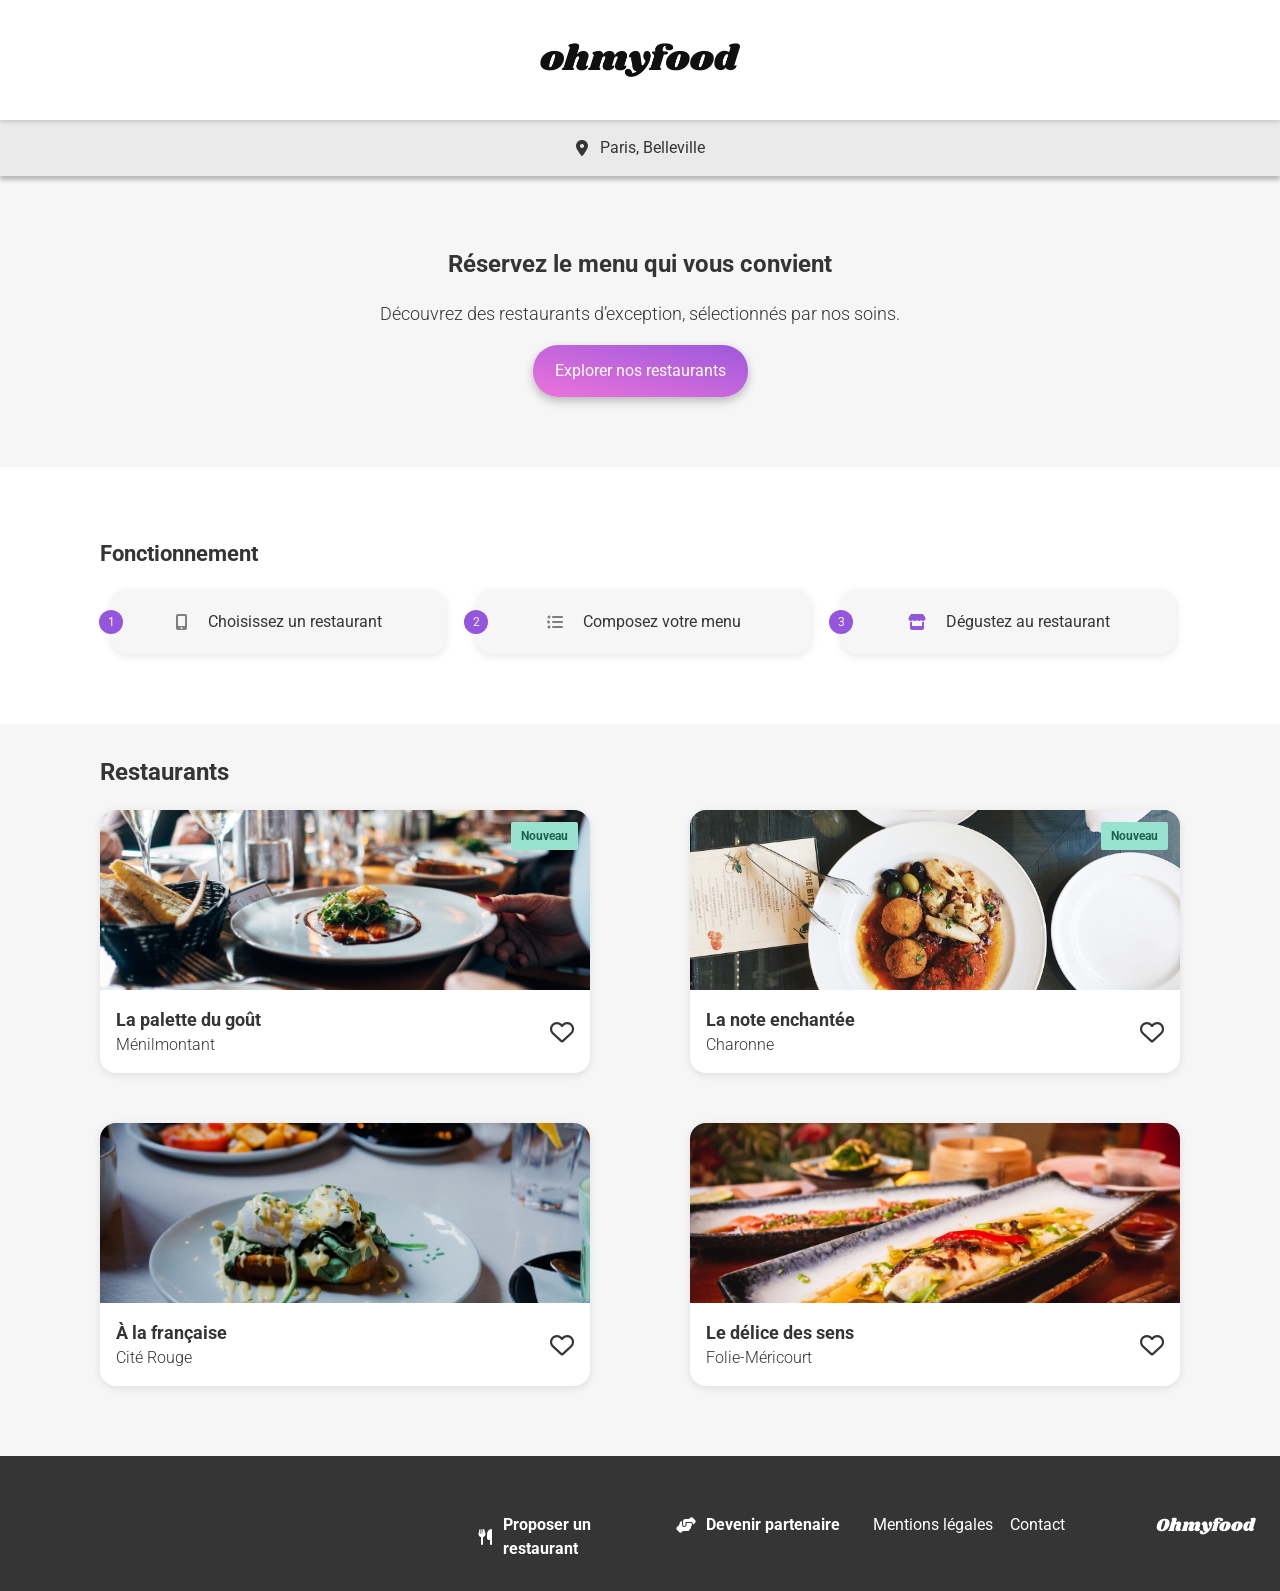
<file: index.html>
<html lang="en">
  <head>
    <meta charset="UTF-8">
    <meta name="viewport" content="width=device-width, initial-scale=1.0">
    <title>Document</title>
    <link rel="stylesheet" href="./css/style.css">
    <link href="https://fonts.googleapis.com/css2?family=Roboto:wght@300;400;700&display=swap" rel="stylesheet">
    <link href="https://fonts.googleapis.com/css2?family=Roboto:wght@400;700&family=Shrikhand&display=swap" rel="stylesheet">
    <link rel="stylesheet" href="https://cdnjs.cloudflare.com/ajax/libs/font-awesome/6.5.0/css/all.min.css">
  </head>
  <body>
    <div class="loader">
      <div class="loader__circle"></div>
      <p class="loader__text">Ohmyfood</p>
    </div>
    <header class="header-container">
      <h1 class="header-logo">
        <a href="#">
          <img src="./images/logo/ohmyfood.png" alt="">
        </a>
      </h1>
    </header>

    <main>
      <section class="location-bar">
        <i class="fa-solid fa-location-dot"></i>
        <span>Paris, Belleville</span>
      </section>

      <section class="hero">
        <div class="container hero-content">
          <p class="hero-title">
            Réservez le menu qui vous convient
          </p>
          <p class="hero-text">
            Découvrez des restaurants d’exception, sélectionnés par nos soins.
          </p>
          <a href="#" class="button-primary">
            Explorer nos restaurants
          </a>
        </div>
      </section>

      <section class="steps">
        <div class="container">
          <div class="steps-wrapper">
            <h2 class="steps-title">Fonctionnement</h2>
            <ol class="steps-list">
              <li class="steps-item">
                <span class="steps-number">1</span>
                <i class="fa-solid fa-mobile-screen-button"></i>
                <p>Choisissez un restaurant</p>
              </li>
              <li class="steps-item">
                <span class="steps-number">2</span>
                <i class="fa-solid fa-list-ul"></i>
                <p>Composez votre menu</p>
              </li>
              <li class="steps-item steps-item--colored">
                <span class="steps-number">3</span>
                <i class="fa-solid fa-store -colored"></i>
                <p>Dégustez au restaurant</p>
              </li>
            </ol>
          </div>
        </div>
      </section>

      <section class="restaurants">
        <div class="container">
          <div class="restaurants-wrapper">
            <h2 class="restaurants-title">Restaurants</h2>
            <ul class="restaurants-list">
              <li class="restaurant-item">
                <a href="./pages/la-palette-du-gout.html" target="_blank" class="restaurant-card">
                  <div class="restaurant-image">
                    <img src="./images/restaurants/jay-wennington-N_Y88TWmGwA-unsplash.jpg" alt="">
                    <span class="badge">Nouveau</span>
                  </div>
                  <div class="restaurant-content">
                    <div>
                      <h3>La palette du goût</h3>
                      <p>Ménilmontant</p>
                    </div>
                    <div class="heart">
                      <i class="fa-regular fa-heart"></i>
                      <i class="fa-solid fa-heart"></i>
                    </div>
                  </div>
                </a>
              </li>
              <li class="restaurant-item">
                <a href="./pages/la-note-enchantee.html" class="restaurant-card">
                  <div class="restaurant-image">
                    <img src="./images/restaurants/stil-u2Lp8tXIcjw-unsplash.jpg" alt="">
                    <span class="badge">Nouveau</span>
                  </div>
                  <div class="restaurant-content">
                    <div>
                      <h3>La note enchantée</h3>
                      <p>Charonne</p>
                    </div>
                    <div class="heart">
                      <i class="fa-regular fa-heart"></i>
                      <i class="fa-solid fa-heart"></i>
                    </div>
                  </div>
                </a>
              </li>
              <li class="restaurant-item">
                <a href="./pages/a-la-francaise.html" class="restaurant-card">
                  <div class="restaurant-image">
                    <img src="./images/restaurants/toa-heftiba-DQKerTsQwi0-unsplash.jpg" alt="">
                  </div>
                  <div class="restaurant-content">
                    <div>
                      <h3>À la française</h3>
                      <p>Cité Rouge</p>
                    </div>
                    <div class="heart">
                      <i class="fa-regular fa-heart"></i>
                      <i class="fa-solid fa-heart"></i>
                    </div>
                  </div>
                </a>
              </li>
              <li class="restaurant-item">
                <a href="./pages/le-delice-des-sens.html" class="restaurant-card">
                  <div class="restaurant-image">
                    <img src="./images/restaurants/louis-hansel-shotsoflouis-qNBGVyOCY8Q-unsplash.jpg" alt="">
                  </div>
                  <div class="restaurant-content">
                    <div>
                      <h3>Le délice des sens</h3>
                      <p>Folie-Méricourt</p>
                    </div>
                    <div class="heart">
                      <i class="fa-regular fa-heart"></i>
                      <i class="fa-solid fa-heart"></i>
                    </div>
                  </div>
                </a>
              </li>
            </ul>
          </div>
        </div>
      </section>
    </main>

    <footer class="footer-container">
      <h3>Ohmyfood</h3>
      <ul class="footer-list">
        <li class="footer-item">
          <a href="#">
            <i class="fa-solid fa-utensils"></i>
            Proposer un restaurant
          </a>
        </li>
        <li class="footer-item">
          <a href="#">
            <i class="fa-solid fa-handshake-angle"></i>
            Devenir partenaire
          </a>
        </li>
        <li class="footer-item"><a href="#">Mentions légales</a></li>
        <li class="footer-item"><a href="#">Contact</a></li>
      </ul>
    </footer>
  </body>
</html>
</file>
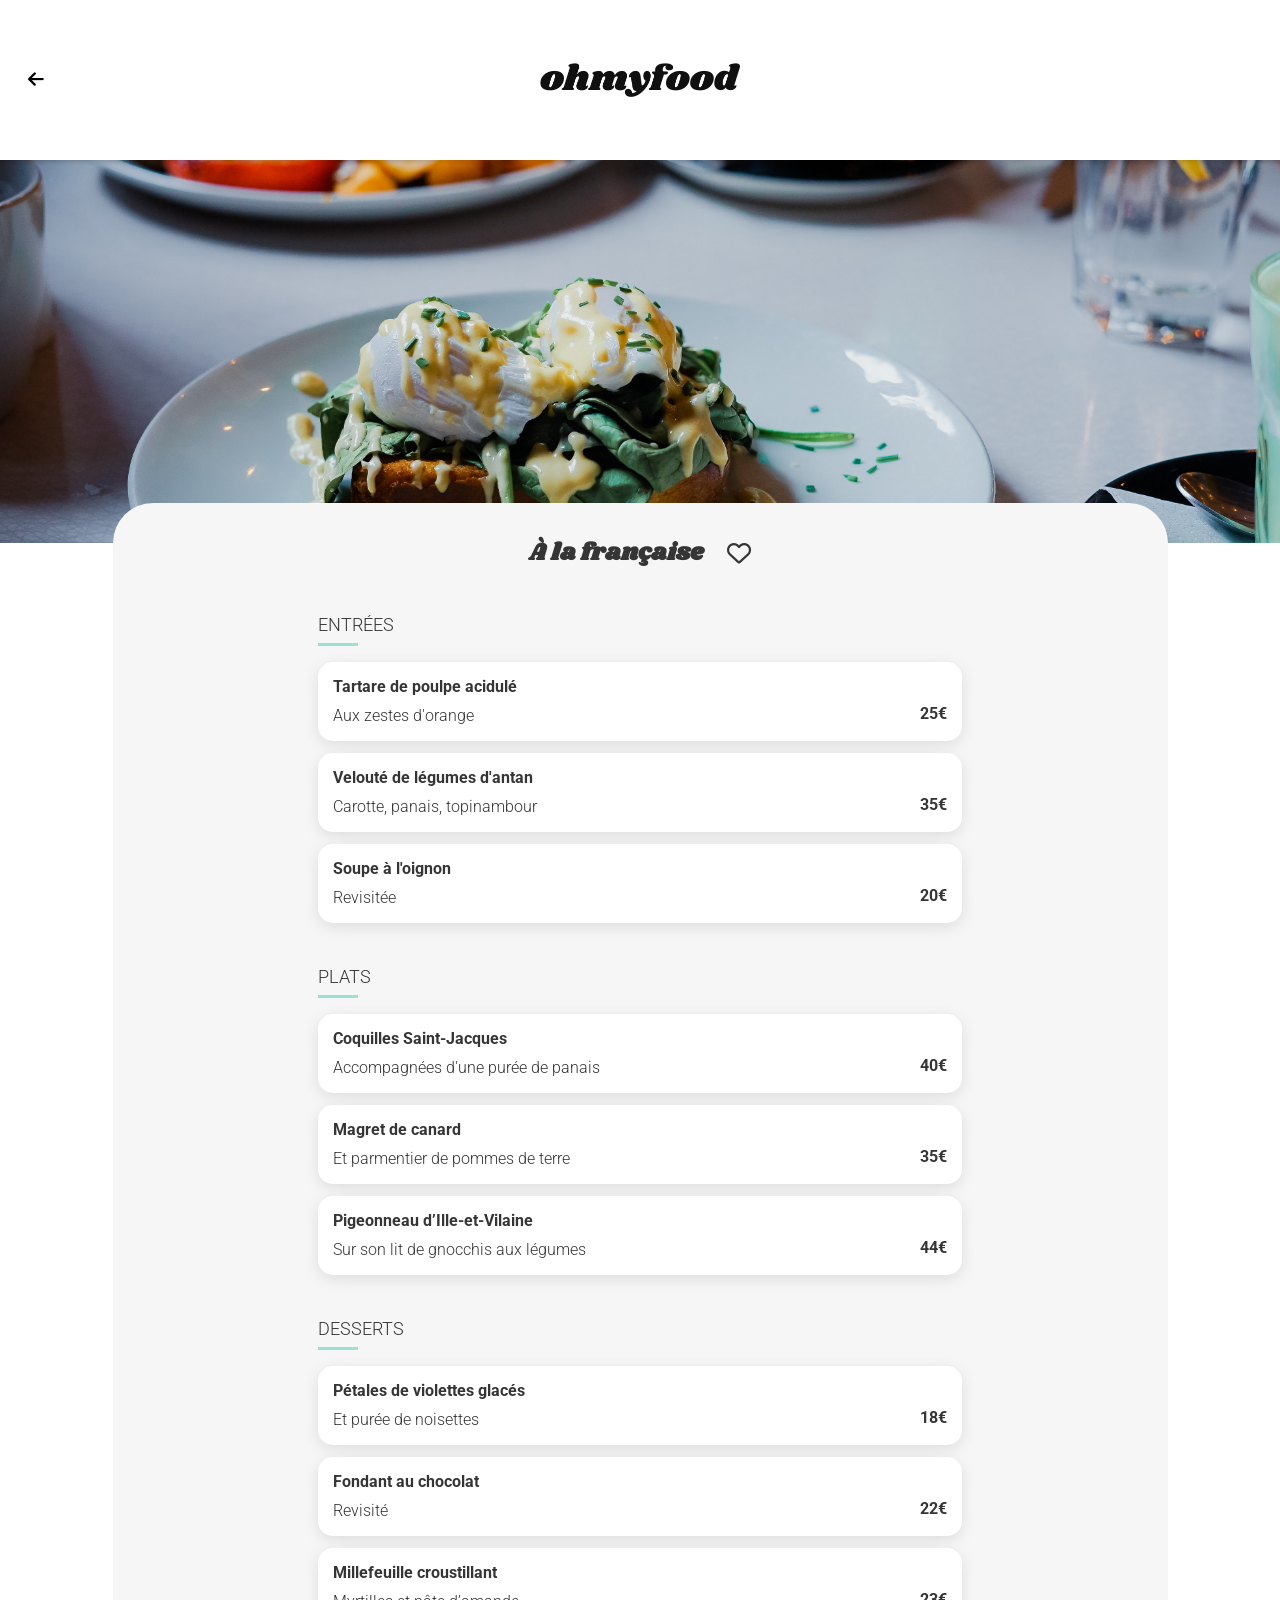
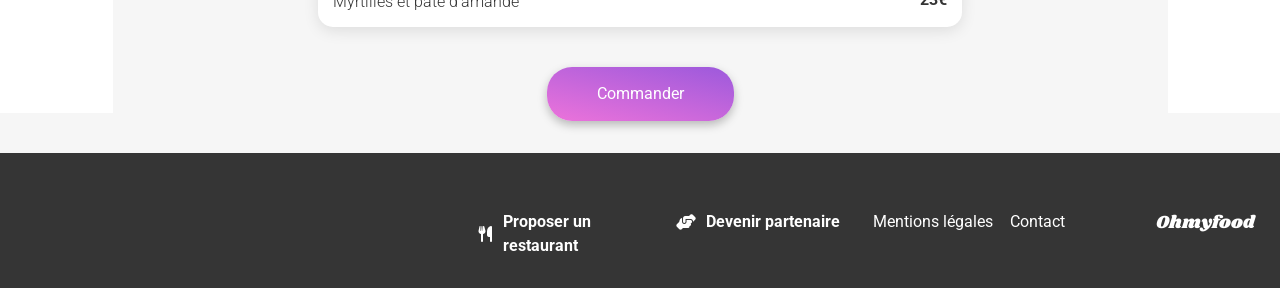
<file: pages/a-la-francaise.html>
<!DOCTYPE html>

<html lang="fr">
    <head>
        <meta charset="UTF-8">
        <meta name="viewport" content="width=device-width, initial-scale=1.0">
        <title>À la française - Ohmyfood</title>
    <link rel="stylesheet" href="../css/style.css">
    <link href="https://fonts.googleapis.com/css2?family=Roboto:wght@300;400;500;700&display=swap" rel="stylesheet">
    <link href="https://fonts.googleapis.com/css2?family=Shrikhand&display=swap" rel="stylesheet">
    <link rel="stylesheet" href="https://cdnjs.cloudflare.com/ajax/libs/font-awesome/6.5.0/css/all.min.css">
    </head>
    <body>
        <header class="header-container">
        <a href="../index.html" class="button-back">
            <i class="fa-solid fa-arrow-left"></i>
        </a>
        <h1 class="header-logo">
            <a href="#">
            <img src="../images/logo/ohmyfood.png" alt="">
            </a>
        </h1>
        </header>

        <main class="restaurant">
            <div class="restaurant__image">
                <img
                    src="../images/restaurants/toa-heftiba-DQKerTsQwi0-unsplash.jpg"
                    alt="À la française">
            </div>

            <section class="restaurant__content">
                <div class="restaurant__header">
                    <h2>À la française</h2>
                    <div class="heart">
                        <i class="fa-regular fa-heart"></i>
                        <i class="fa-solid fa-heart"></i>
                    </div>
                </div>
                <section class="menu">
                    <h3 class="menu__title">ENTRÉES</h3>
                    <article class="menu-card">
                        <div class="menu-card__content">
                            <h4>Tartare de poulpe acidulé</h4>
                            <p>Aux zestes d'orange</p>
                        </div>
                        <span class="menu-card__price">25€</span>
                        <div class="menu-card__check">
                            <i class="fa-solid fa-circle-check"></i>
                        </div>
                    </article>
                    <article class="menu-card">
                        <div class="menu-card__content">
                            <h4>Velouté de légumes d'antan</h4>
                            <p>Carotte, panais, topinambour</p>
                        </div>

                        <span class="menu-card__price">35€</span>
                        <div class="menu-card__check">
                            <i class="fa-solid fa-circle-check"></i>
                        </div>
                    </article>
                    <article class="menu-card">
                        <div class="menu-card__content">
                            <h4>Soupe à l'oignon</h4>
                            <p>Revisitée</p>
                        </div>
                        <span class="menu-card__price">20€</span>
                        <div class="menu-card__check">
                            <i class="fa-solid fa-circle-check"></i>
                        </div>
                    </article>
                </section>

                <section class="menu">
                    <h3 class="menu__title">PLATS</h3>
                    <article class="menu-card">
                        <div class="menu-card__content">
                            <h4>Coquilles Saint-Jacques</h4>
                            <p>Accompagnées d'une purée de panais</p>
                        </div>
                        <span class="menu-card__price">40€</span>
                        <div class="menu-card__check">
                            <i class="fa-solid fa-circle-check"></i>
                        </div>
                    </article>
                    <article class="menu-card">
                        <div class="menu-card__content">
                            <h4>Magret de canard</h4>
                            <p>Et parmentier de pommes de terre</p>
                        </div>

                        <span class="menu-card__price">35€</span>
                        <div class="menu-card__check">
                            <i class="fa-solid fa-circle-check"></i>
                        </div>
                    </article>
                    <article class="menu-card">
                        <div class="menu-card__content">
                            <h4>Pigeonneau d’Ille-et-Vilaine</h4>
                            <p>Sur son lit de gnocchis aux légumes</p>
                        </div>
                        <span class="menu-card__price">44€</span>
                        <div class="menu-card__check">
                            <i class="fa-solid fa-circle-check"></i>
                        </div>
                    </article>
                </section>

                <section class="menu">
                    <h3 class="menu__title">DESSERTS</h3>
                    <article class="menu-card">
                        <div class="menu-card__content">
                            <h4>Pétales de violettes glacés</h4>
                            <p>Et purée de noisettes</p>
                        </div>

                        <span class="menu-card__price">18€</span>
                        <div class="menu-card__check">
                            <i class="fa-solid fa-circle-check"></i>
                        </div>
                    </article>
                    <article class="menu-card">
                        <div class="menu-card__content">
                            <h4>Fondant au chocolat</h4>
                            <p>Revisité</p>
                        </div>
                        <span class="menu-card__price">22€</span>
                        <div class="menu-card__check">
                            <i class="fa-solid fa-circle-check"></i>
                        </div>
                    </article>
                    <article class="menu-card">
                        <div class="menu-card__content">
                            <h4>Millefeuille croustillant</h4>
                            <p>Myrtilles et pâte d’amande</p>
                        </div>

                        <span class="menu-card__price">23€</span>
                        <div class="menu-card__check">
                            <i class="fa-solid fa-circle-check"></i>
                        </div>
                    </article>
                </section>
                <div class="restaurant__button">
                    <a href="#" class="button-primary -large">
                        Commander
                    </a>
                </div>
            </section>
        </main>

        <footer class="footer-container">
        <h3>Ohmyfood</h3>
        <ul class="footer-list">
            <li class="footer-item">
            <a href="#">
                <i class="fa-solid fa-utensils"></i>
                Proposer un restaurant
            </a>
            </li>
            <li class="footer-item">
            <a href="#">
                <i class="fa-solid fa-handshake-angle"></i>
                Devenir partenaire
            </a>
            </li>
            <li class="footer-item"><a href="#">Mentions légales</a></li>
            <li class="footer-item"><a href="#">Contact</a></li>
        </ul>
        </footer>
    </body>
</html>
</file>
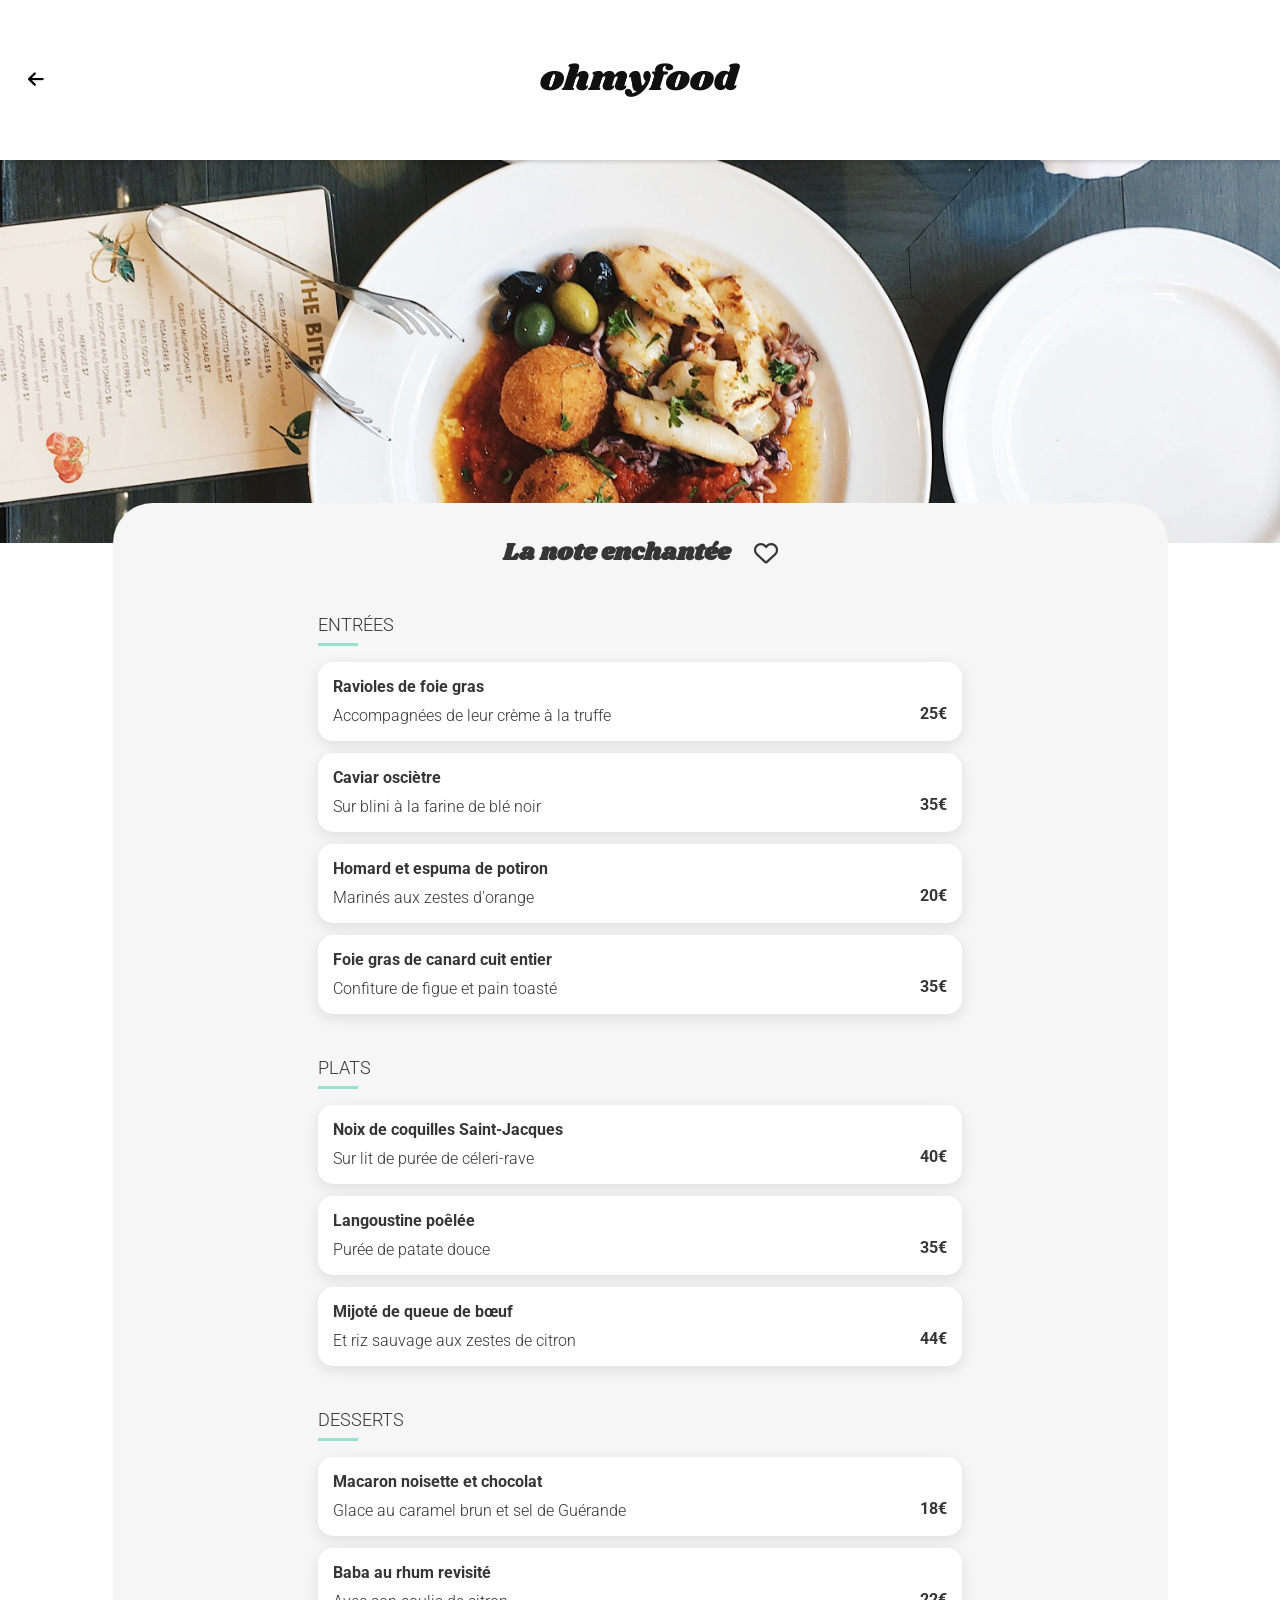
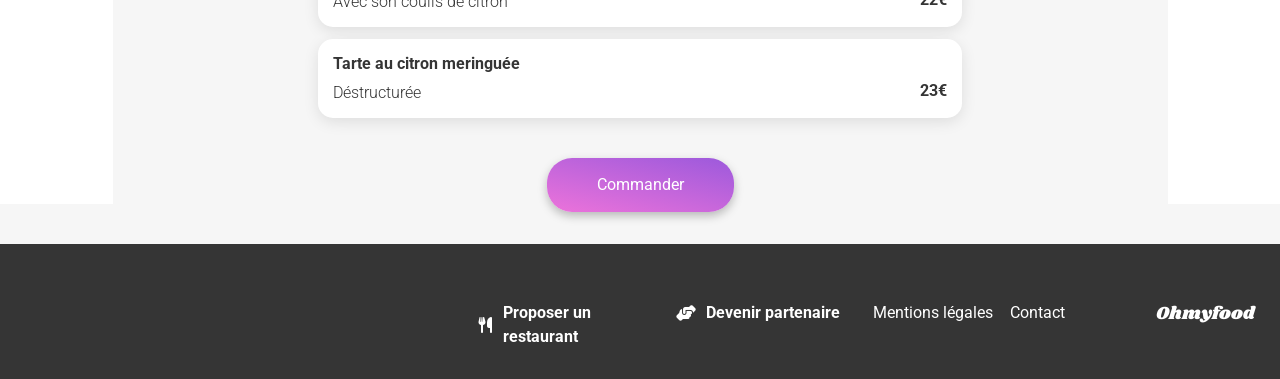
<file: pages/la-note-enchantee.html>
<!DOCTYPE html>

<html lang="fr">
    <head>
      <meta charset="UTF-8">
      <meta name="viewport" content="width=device-width, initial-scale=1.0">
      <title>La note enchantée - Ohmyfood</title>
      <link rel="stylesheet" href="../css/style.css">
      <link href="https://fonts.googleapis.com/css2?family=Roboto:wght@300;400;500;700&display=swap" rel="stylesheet">
      <link href="https://fonts.googleapis.com/css2?family=Shrikhand&display=swap" rel="stylesheet">
      <link rel="stylesheet" href="https://cdnjs.cloudflare.com/ajax/libs/font-awesome/6.5.0/css/all.min.css">
    </head>
    <body>
      <header class="header-container">
      <a href="../index.html" class="button-back">
        <i class="fa-solid fa-arrow-left"></i>
      </a>
      <h1 class="header-logo">
        <a href="#">
        <img src="../images/logo/ohmyfood.png" alt="">
        </a>
      </h1>
      </header>

        <main class="restaurant">
            <div class="restaurant__image">
              <img
                src="../images/restaurants/stil-u2Lp8tXIcjw-unsplash.jpg"
                alt="La note enchantée">
            </div>
            <section class="restaurant__content">
                <div class="restaurant__header">
                  <h2>La note enchantée</h2>
                  <div class="heart">
                    <i class="fa-regular fa-heart"></i>
                    <i class="fa-solid fa-heart"></i>
                  </div>
                </div>
                <section class="menu">
                  <h3 class="menu__title">ENTRÉES</h3>
                  <article class="menu-card">
                      <div class="menu-card__content">
                        <h4>Ravioles de foie gras</h4>
                        <p>Accompagnées de leur crème à la truffe</p>
                      </div>
                      <span class="menu-card__price">25€</span>
                      <div class="menu-card__check">
                        <i class="fa-solid fa-circle-check"></i>
                      </div>
                  </article>
                  <article class="menu-card">
                      <div class="menu-card__content">
                        <h4>Caviar osciètre</h4>
                        <p>Sur blini à la farine de blé noir</p>
                      </div>
                      <span class="menu-card__price">35€</span>
                      <div class="menu-card__check">
                        <i class="fa-solid fa-circle-check"></i>
                      </div>
                  </article>
                  <article class="menu-card">
                      <div class="menu-card__content">
                        <h4>Homard et espuma de potiron</h4>
                        <p>Marinés aux zestes d'orange</p>
                      </div>
                      <span class="menu-card__price">20€</span>
                      <div class="menu-card__check">
                        <i class="fa-solid fa-circle-check"></i>
                      </div>
                  </article>
                  <article class="menu-card">
                      <div class="menu-card__content">
                        <h4>Foie gras de canard cuit entier</h4>
                        <p>Confiture de figue et pain toasté</p>
                      </div>
                      <span class="menu-card__price">35€</span>
                      <div class="menu-card__check">
                        <i class="fa-solid fa-circle-check"></i>
                      </div>
                  </article>
                </section>

                <section class="menu">
                  <h3 class="menu__title">PLATS</h3>
                  <article class="menu-card">
                    <div class="menu-card__content">
                      <h4>Noix de coquilles Saint-Jacques</h4>
                      <p>Sur lit de purée de céleri-rave</p>
                    </div>
                    <span class="menu-card__price">40€</span>
                    <div class="menu-card__check">
                      <i class="fa-solid fa-circle-check"></i>
                    </div>
                  </article>
                  <article class="menu-card">
                    <div class="menu-card__content">
                      <h4>Langoustine poêlée</h4>
                      <p>Purée de patate douce</p>
                    </div>
                    <span class="menu-card__price">35€</span>
                    <div class="menu-card__check">
                      <i class="fa-solid fa-circle-check"></i>
                    </div>
                  </article>
                  <article class="menu-card">
                    <div class="menu-card__content">
                      <h4>Mijoté de queue de bœuf</h4>
                      <p>Et riz sauvage aux zestes de citron</p>
                    </div>
                    <span class="menu-card__price">44€</span>
                    <div class="menu-card__check">
                      <i class="fa-solid fa-circle-check"></i>
                    </div>
                  </article>
                </section>

                <section class="menu">
                  <h3 class="menu__title">DESSERTS</h3>
                  <article class="menu-card">
                    <div class="menu-card__content">
                      <h4>Macaron noisette et chocolat</h4>
                      <p>Glace au caramel brun et sel de Guérande</p>
                    </div>
                    <span class="menu-card__price">18€</span>
                    <div class="menu-card__check">
                      <i class="fa-solid fa-circle-check"></i>
                    </div>
                  </article>
                  <article class="menu-card">
                    <div class="menu-card__content">
                      <h4>Baba au rhum revisité</h4>
                      <p>Avec son coulis de citron</p>
                    </div>
                    <span class="menu-card__price">22€</span>
                    <div class="menu-card__check">
                      <i class="fa-solid fa-circle-check"></i>
                    </div>
                  </article>
                  <article class="menu-card">
                    <div class="menu-card__content">
                      <h4>Tarte au citron meringuée</h4>
                      <p>Déstructurée</p>
                    </div>
                    <span class="menu-card__price">23€</span>
                    <div class="menu-card__check">
                      <i class="fa-solid fa-circle-check"></i>
                    </div>
                  </article>
                </section>
                <div class="restaurant__button">
                  <a href="#" class="button-primary -large">
                      Commander
                  </a>
                </div>
            </section>
        </main>

        <footer class="footer-container">
          <h3>Ohmyfood</h3>
          <ul class="footer-list">
            <li class="footer-item">
            <a href="#">
              <i class="fa-solid fa-utensils"></i>
              Proposer un restaurant
            </a>
            </li>
            <li class="footer-item">
            <a href="#">
              <i class="fa-solid fa-handshake-angle"></i>
              Devenir partenaire
            </a>
            </li>
            <li class="footer-item"><a href="#">Mentions légales</a></li>
            <li class="footer-item"><a href="#">Contact</a></li>
          </ul>
        </footer>
    </body>
</html>
</file>
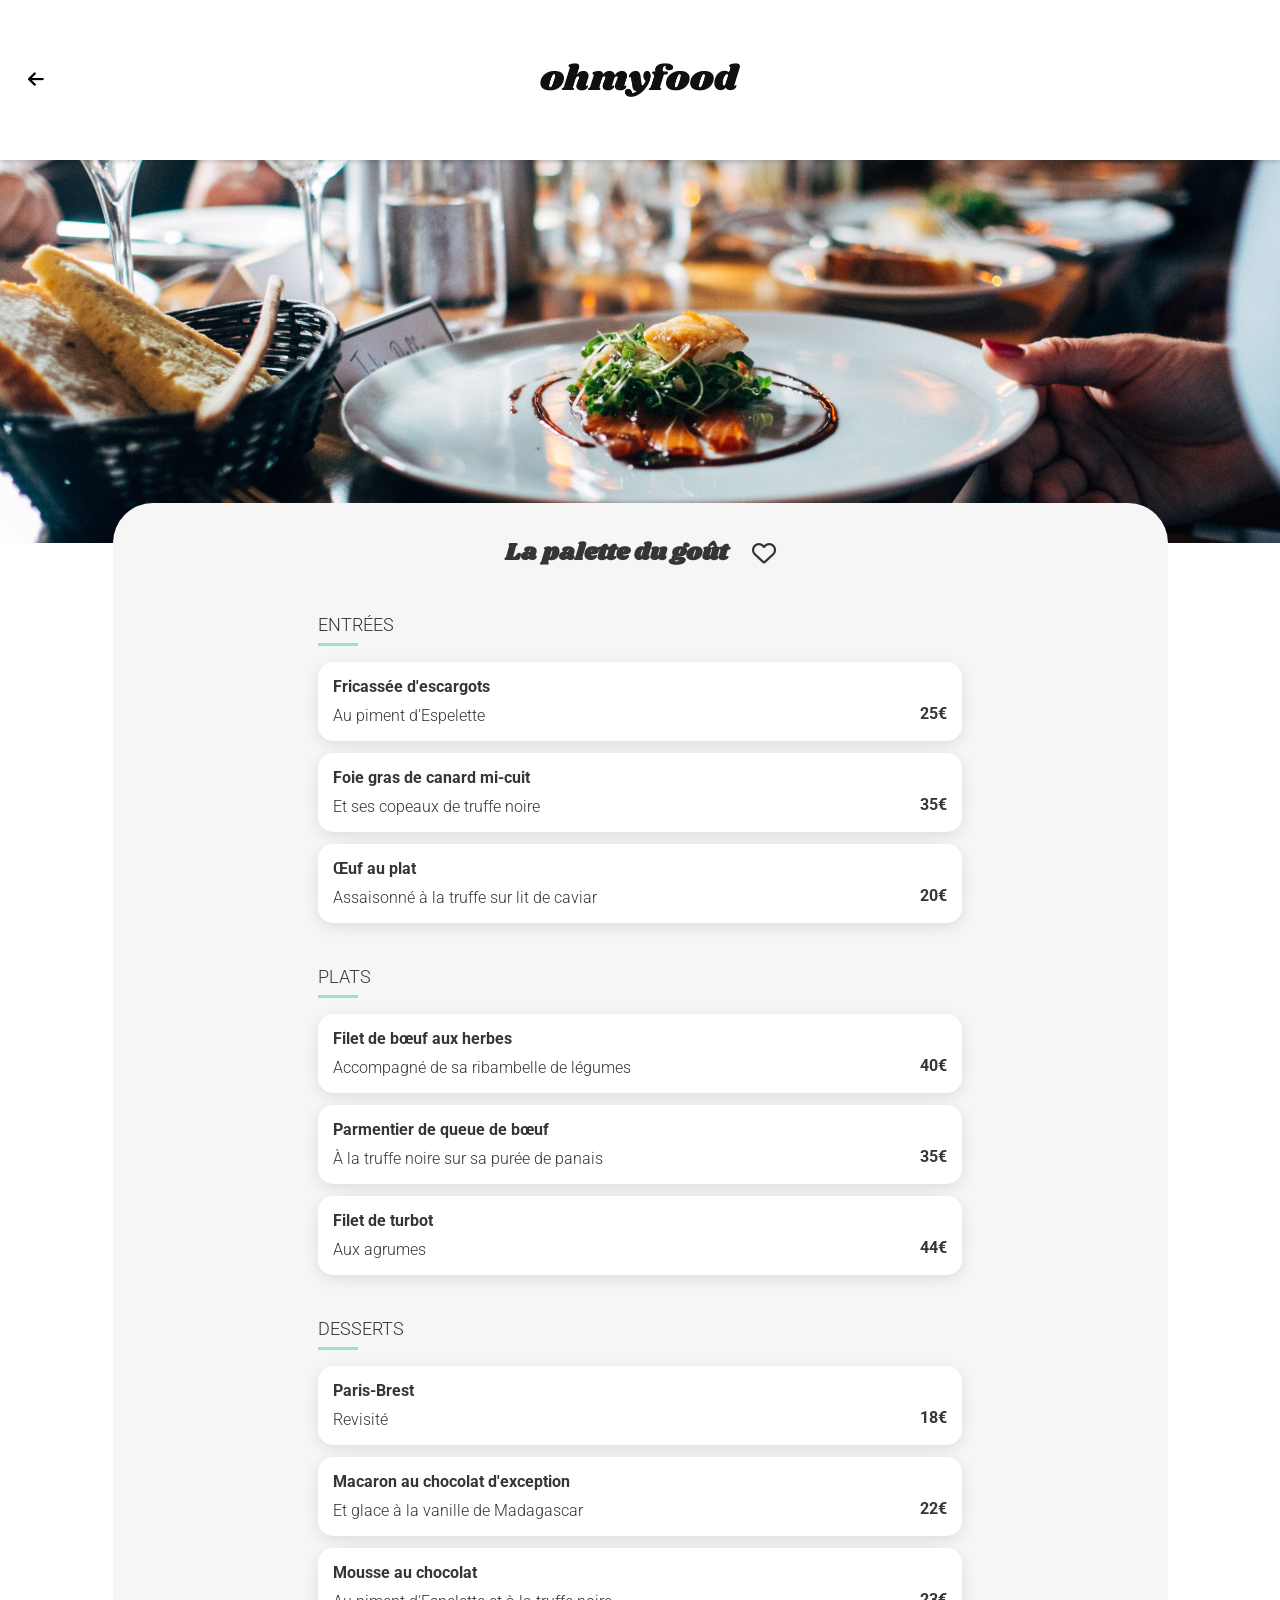
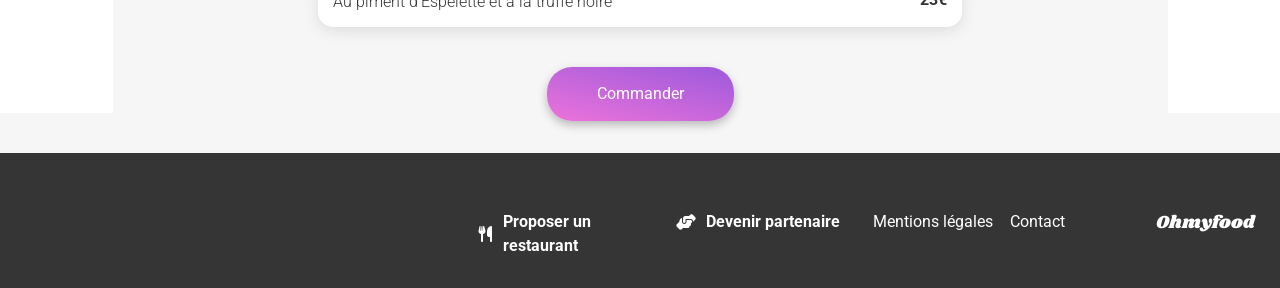
<file: pages/la-palette-du-gout.html>
<!DOCTYPE html>

<html lang="fr">
    <head>
        <meta charset="UTF-8">
        <meta name="viewport" content="width=device-width, initial-scale=1.0">
        <title>La palette du goût - Ohmyfood</title>
    <link rel="stylesheet" href="../css/style.css">
    <link href="https://fonts.googleapis.com/css2?family=Roboto:wght@300;400;500;700&display=swap" rel="stylesheet">
    <link href="https://fonts.googleapis.com/css2?family=Shrikhand&display=swap" rel="stylesheet">
    <link rel="stylesheet" href="https://cdnjs.cloudflare.com/ajax/libs/font-awesome/6.5.0/css/all.min.css">
    </head>
    <body>
        <header class="header-container">
        <a href="../index.html" class="button-back">
            <i class="fa-solid fa-arrow-left"></i>
        </a>
        <h1 class="header-logo">
            <a href="#">
            <img src="../images/logo/ohmyfood.png" alt="">
            </a>
        </h1>
        </header>

        <main class="restaurant">
            <div class="restaurant__image">
                <img
                    src="../images/restaurants/jay-wennington-N_Y88TWmGwA-unsplash.jpg"
                    alt="La palette du goût">
            </div>

            <section class="restaurant__content">
                <div class="restaurant__header">
                    <h2>La palette du goût</h2>
                    <div class="heart">
                        <i class="fa-regular fa-heart"></i>
                        <i class="fa-solid fa-heart"></i>
                    </div>
                </div>
                <section class="menu">
                    <h3 class="menu__title">ENTRÉES</h3>
                    <article class="menu-card">
                        <div class="menu-card__content">
                            <h4>Fricassée d'escargots</h4>
                            <p>Au piment d'Espelette</p>
                        </div>
                        <span class="menu-card__price">25€</span>
                    </article>
                    <article class="menu-card">
                        <div class="menu-card__content">
                            <h4>Foie gras de canard mi-cuit</h4>
                            <p>Et ses copeaux de truffe noire</p>
                        </div>

                        <span class="menu-card__price">35€</span>
                    </article>
                    <article class="menu-card">
                        <div class="menu-card__content">
                            <h4>Œuf au plat</h4>
                            <p>Assaisonné à la truffe sur lit de caviar</p>
                        </div>
                        <span class="menu-card__price">20€</span>
                    </article>
                </section>

                <section class="menu">
                    <h3 class="menu__title">PLATS</h3>
                    <article class="menu-card">
                        <div class="menu-card__content">
                            <h4>Filet de bœuf aux herbes</h4>
                            <p>Accompagné de sa ribambelle de légumes</p>
                        </div>
                        <span class="menu-card__price">40€</span>
                    </article>
                    <article class="menu-card">
                        <div class="menu-card__content">
                            <h4>Parmentier de queue de bœuf</h4>
                            <p>À la truffe noire sur sa purée de panais</p>
                        </div>

                        <span class="menu-card__price">35€</span>
                    </article>
                    <article class="menu-card">
                        <div class="menu-card__content">
                            <h4>Filet de turbot</h4>
                            <p>Aux agrumes</p>
                        </div>
                        <span class="menu-card__price">44€</span>
                    </article>
                </section>

                <section class="menu">
                    <h3 class="menu__title">DESSERTS</h3>
                    <article class="menu-card">
                        <div class="menu-card__content">
                            <h4>Paris-Brest</h4>
                            <p>Revisité</p>
                        </div>

                        <span class="menu-card__price">18€</span>
                    </article>
                    <article class="menu-card">
                        <div class="menu-card__content">
                            <h4>Macaron au chocolat d'exception</h4>
                            <p>Et glace à la vanille de Madagascar</p>
                        </div>

                        <span class="menu-card__price">22€</span>
                    </article>
                    <article class="menu-card">
                        <div class="menu-card__content">
                            <h4>Mousse au chocolat</h4>
                            <p>Au piment d'Espelette et à la truffe noire</p>
                        </div>
                        <span class="menu-card__price">23€</span>
                    </article>
                </section>
                <div class="restaurant__button">
                    <a href="#" class="button-primary -large">
                        Commander
                    </a>
                </div>
            </section>
        </main>

        <footer class="footer-container">
        <h3>Ohmyfood</h3>
        <ul class="footer-list">
            <li class="footer-item">
            <a href="#">
                <i class="fa-solid fa-utensils"></i>
                Proposer un restaurant
            </a>
            </li>
            <li class="footer-item">
            <a href="#">
                <i class="fa-solid fa-handshake-angle"></i>
                Devenir partenaire
            </a>
            </li>
            <li class="footer-item"><a href="#">Mentions légales</a></li>
            <li class="footer-item"><a href="#">Contact</a></li>
        </ul>
        </footer>
    </body>
</html>
</file>
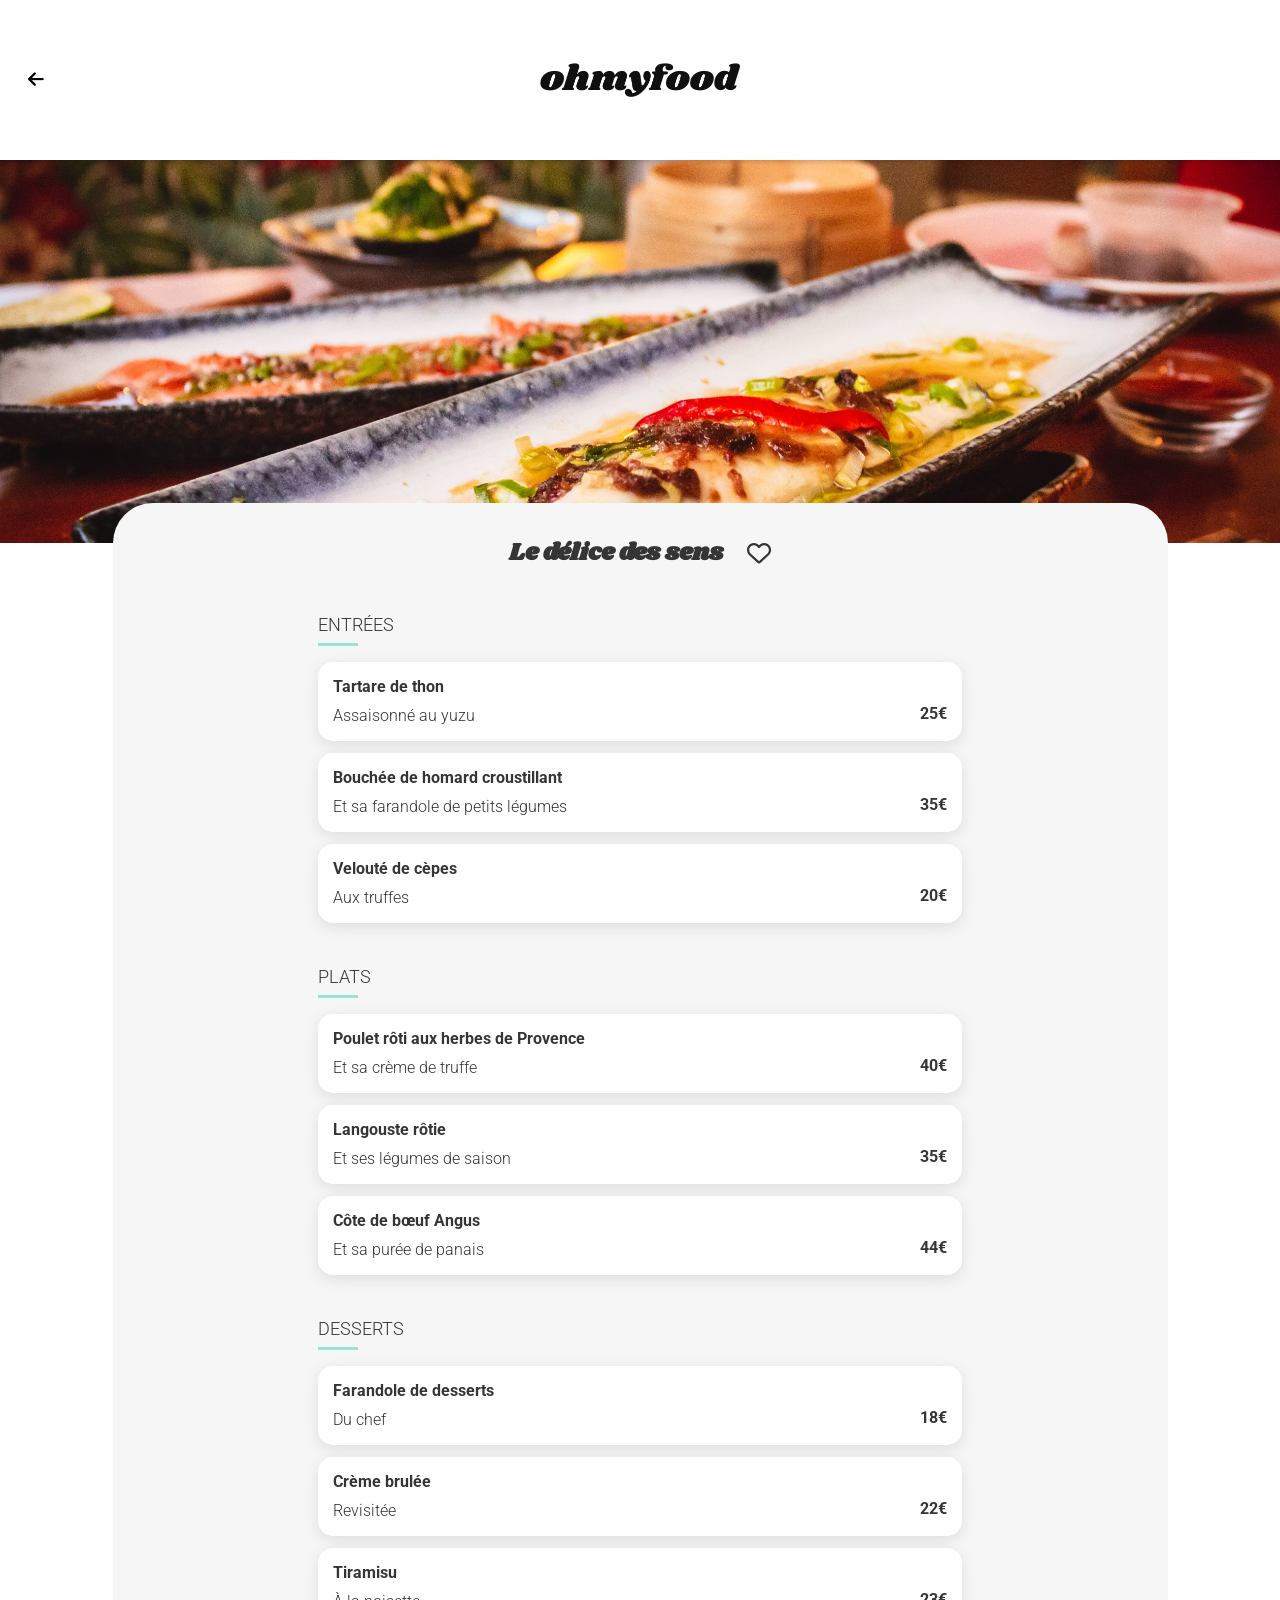
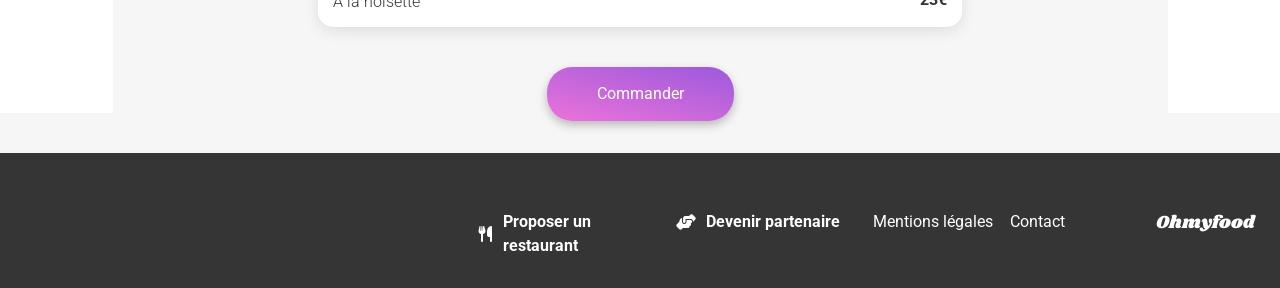
<file: pages/le-delice-des-sens.html>
<!DOCTYPE html>

<html lang="fr">
    <head>
        <meta charset="UTF-8">
        <meta name="viewport" content="width=device-width, initial-scale=1.0">
        <title>Le délice des sens - Ohmyfood</title>
    <link rel="stylesheet" href="../css/style.css">
    <link href="https://fonts.googleapis.com/css2?family=Roboto:wght@300;400;500;700&display=swap" rel="stylesheet">
    <link href="https://fonts.googleapis.com/css2?family=Shrikhand&display=swap" rel="stylesheet">
    <link rel="stylesheet" href="https://cdnjs.cloudflare.com/ajax/libs/font-awesome/6.5.0/css/all.min.css">
    </head>
    <body>
        <header class="header-container">
        <a href="../index.html" class="button-back">
            <i class="fa-solid fa-arrow-left"></i>
        </a>
        <h1 class="header-logo">
            <a href="#">
            <img src="../images/logo/ohmyfood.png" alt="">
            </a>
        </h1>
        </header>

        <main class="restaurant">
            <div class="restaurant__image">
                <img
                    src="../images/restaurants/louis-hansel-shotsoflouis-qNBGVyOCY8Q-unsplash.jpg"
                    alt="Le délice des sens">
            </div>

            <section class="restaurant__content">
                <div class="restaurant__header">
                    <h2>Le délice des sens</h2>
                    <div class="heart">
                        <i class="fa-regular fa-heart"></i>
                        <i class="fa-solid fa-heart"></i>
                    </div>
                </div>
                <section class="menu">
                    <h3 class="menu__title">ENTRÉES</h3>
                    <article class="menu-card">
                        <div class="menu-card__content">
                            <h4>Tartare de thon</h4>
                            <p>Assaisonné au yuzu</p>
                        </div>
                        <span class="menu-card__price">25€</span>
                        <div class="menu-card__check">
                            <i class="fa-solid fa-circle-check"></i>
                        </div>
                    </article>
                    <article class="menu-card">
                        <div class="menu-card__content">
                            <h4>Bouchée de homard croustillant</h4>
                            <p>Et sa farandole de petits légumes</p>
                        </div>

                        <span class="menu-card__price">35€</span>
                        <div class="menu-card__check">
                            <i class="fa-solid fa-circle-check"></i>
                        </div>
                    </article>
                    <article class="menu-card">
                        <div class="menu-card__content">
                            <h4>Velouté de cèpes</h4>
                            <p>Aux truffes</p>
                        </div>
                        <span class="menu-card__price">20€</span>
                        <div class="menu-card__check">
                            <i class="fa-solid fa-circle-check"></i>
                        </div>
                    </article>
                </section>

                <section class="menu">
                    <h3 class="menu__title">PLATS</h3>
                    <article class="menu-card">
                        <div class="menu-card__content">
                            <h4>Poulet rôti aux herbes de Provence</h4>
                            <p>Et sa crème de truffe</p>
                        </div>
                        <span class="menu-card__price">40€</span>
                        <div class="menu-card__check">
                            <i class="fa-solid fa-circle-check"></i>
                        </div>
                    </article>
                    <article class="menu-card">
                        <div class="menu-card__content">
                            <h4>Langouste rôtie</h4>
                            <p>Et ses légumes de saison</p>
                        </div>

                        <span class="menu-card__price">35€</span>
                        <div class="menu-card__check">
                            <i class="fa-solid fa-circle-check"></i>
                        </div>
                    </article>
                    <article class="menu-card">
                        <div class="menu-card__content">
                            <h4>Côte de bœuf Angus</h4>
                            <p>Et sa purée de panais</p>
                        </div>
                        <span class="menu-card__price">44€</span>
                        <div class="menu-card__check">
                            <i class="fa-solid fa-circle-check"></i>
                        </div>
                    </article>
                </section>

                <section class="menu">
                    <h3 class="menu__title">DESSERTS</h3>
                    <article class="menu-card">
                        <div class="menu-card__content">
                            <h4>Farandole de desserts</h4>
                            <p>Du chef</p>
                        </div>

                        <span class="menu-card__price">18€</span>
                        <div class="menu-card__check">
                            <i class="fa-solid fa-circle-check"></i>
                        </div>
                    </article>
                    <article class="menu-card">
                        <div class="menu-card__content">
                            <h4>Crème brulée</h4>
                            <p>Revisitée</p>
                        </div>

                        <span class="menu-card__price">22€</span>
                        <div class="menu-card__check">
                            <i class="fa-solid fa-circle-check"></i>
                        </div>
                    </article>
                    <article class="menu-card">
                        <div class="menu-card__content">
                            <h4>Tiramisu</h4>
                            <p>À la noisette</p>
                        </div>
                        <span class="menu-card__price">23€</span>
                        <div class="menu-card__check">
                            <i class="fa-solid fa-circle-check"></i>
                        </div>
                    </article>
                </section>
                <div class="restaurant__button">
                    <a href="#" class="button-primary -large">
                        Commander
                    </a>
                </div>
            </section>
        </main>

        <footer class="footer-container">
        <h3>Ohmyfood</h3>
        <ul class="footer-list">
            <li class="footer-item">
            <a href="#">
                <i class="fa-solid fa-utensils"></i>
                Proposer un restaurant
            </a>
            </li>
            <li class="footer-item">
            <a href="#">
                <i class="fa-solid fa-handshake-angle"></i>
                Devenir partenaire
            </a>
            </li>
            <li class="footer-item"><a href="#">Mentions légales</a></li>
            <li class="footer-item"><a href="#">Contact</a></li>
        </ul>
        </footer>
    </body>
</html>
</file>
<file: css/style.css>
* {
  margin: 0;
  padding: 0;
  box-sizing: border-box;
}

img {
  max-width: 100%;
  display: block;
}

a {
  text-decoration: none;
  color: inherit;
}

ul {
  list-style: none;
  padding: 0;
  margin: 0;
}

/* UTILS */
/* COLORS */
/* BASIC COLORS */
/* TYPOGRAPHY */
/* BREAKPOINTS */
/* HEADER SPACING */
/* BORDER RADIUS */
/* UTILS */
/* TEXT DEFAULT */
body {
  font-family: "Roboto", sans-serif;
  line-height: 1.5;
  font-weight: 400;
  color: #353535;
}

/* TITLES */
h1, h2, h3 {
  font-family: "Shrikhand", cursive;
}

h1 {
  font-size: 30px;
  font-weight: 700;
}

h2 {
  font-size: 24px;
  font-weight: 700;
}

h3 {
  font-size: 18px;
  font-weight: 400;
}

/* PARAGRAPH */
p {
  font-size: 16px;
  line-height: 1.5;
}

/* UTILS */
/* COMPONENTS */
/* UTILS */
.loader {
  position: fixed;
  inset: 0;
  display: flex;
  flex-direction: column;
  justify-content: center;
  align-items: center;
  background-color: #fff;
  z-index: 9;
  animation: fadeOutLoader 3s forwards;
}

.loader__circle {
  width: 60px;
  height: 60px;
  border: 5px solid #eaeaea;
  border-top: 5px solid #9356dc;
  border-radius: 50%;
  animation: spin 3s linear infinite;
  margin-bottom: 20px;
}

.loader__text {
  font-size: 24px;
  color: #9356dc;
}

@keyframes spin {
  to {
    transform: rotate(360deg);
  }
}
@keyframes fadeOutLoader {
  0% {
    opacity: 1;
    visibility: visible;
  }
  80% {
    opacity: 1;
  }
  100% {
    opacity: 0;
    visibility: hidden;
  }
}
/* UTILS */
.button-back {
  display: flex;
  align-items: center;
  justify-content: center;
  width: 40px;
  height: 40px;
  background: transparent;
  border: none;
  cursor: pointer;
}

.button-back i {
  font-size: 18px;
  color: #000;
}

.button-primary {
  display: inline-flex;
  align-items: center;
  justify-content: center;
  padding: 14px 22px;
  border: none;
  border-radius: 25px;
  color: #fff;
  text-decoration: none;
  font-weight: 400;
  background: linear-gradient(193.33deg, #9356dc -11.44%, #ff79da 123.93%);
  box-shadow: 0px 4px 10px rgba(0, 0, 0, 0.25);
  cursor: pointer;
  transition: opacity 0.2s ease, transform 0.2s ease;
}
.button-primary.-large {
  padding: 15px 50px;
}

.button-primary:hover {
  opacity: 0.9;
  transform: translateY(-2px);
}

/* UTILS */
.location-bar {
  display: flex;
  align-items: center;
  justify-content: center;
  gap: 12px;
  padding: 16px 0;
  background-color: #eaeaea;
  box-shadow: 0px 4px 4px rgba(0, 0, 0, 0.25);
}

/* UTILS */
/* SECTION */
.restaurants h2,
.restaurants h3 {
  font-family: inherit;
  font-weight: 700;
}

.restaurants-wrapper {
  max-width: 1080px;
  margin: 0 auto;
}

.restaurants-title {
  margin-bottom: 20px;
}

.restaurants-list {
  display: flex;
  flex-direction: column;
  gap: 20px;
  align-items: center;
}

.restaurant-item {
  width: 100%;
  max-width: 400px;
}

.restaurant-card {
  display: block;
  text-decoration: none;
  color: inherit;
  border-radius: 16px;
  overflow: hidden;
  background: #fff;
  box-shadow: 0px 2px 8px rgba(0, 0, 0, 0.1);
  transition: transform 0.2s ease;
}

.restaurant-card:hover {
  transform: translateY(-3px);
}

.restaurant-image {
  position: relative;
}
.restaurant-image img {
  width: 100%;
  height: 180px;
  object-fit: cover;
}

/* BADGE */
.badge {
  position: absolute;
  top: 12px;
  right: 12px;
  padding: 5px 10px;
  background-color: #99e2d0;
  color: #1b6150;
  border-radius: 2px;
  font-size: 12px;
  font-weight: 700;
}

/* CONTENT */
.restaurant-content {
  display: flex;
  justify-content: space-between;
  align-items: center;
  padding: 16px;
}
.restaurant-content p {
  font-weight: 300;
}

.heart {
  position: relative;
  width: 24px;
  height: 24px;
  cursor: pointer;
}
.heart i {
  position: absolute;
  top: 0;
  left: 0;
  font-size: 24px;
  transition: opacity 0.25s ease, transform 0.25s ease;
}
.heart .fa-regular {
  opacity: 1;
}
.heart .fa-solid {
  opacity: 0;
  background: linear-gradient(193.33deg, #9356dc -11.44%, #ff79da 123.93%);
  background-clip: text;
  color: transparent;
  transform: scale(0.8);
}
.heart:hover .fa-regular {
  opacity: 0;
}
.heart:hover .fa-solid {
  opacity: 1;
  transform: scale(1.1);
}

@media (min-width: 1024px) {
  .restaurants-list {
    flex-direction: row;
    flex-wrap: wrap;
    justify-content: center;
    column-gap: 100px;
    row-gap: 50px;
  }
  .restaurant-item {
    flex: 0 0 calc((100% - 100px) / 2);
    max-width: calc((100% - 100px) / 2);
  }
}
/* BASE */
/* UTILS */
.container {
  padding: 14px;
}
@media (min-width: 768px) {
  .container {
    padding: 24px;
  }
}
@media (min-width: 1024px) {
  .container {
    padding: 30px;
  }
}

html,
body {
  min-height: 100vh;
}

body {
  display: flex;
  flex-direction: column;
  background-color: #f6f6f6;
}

main {
  flex: 1;
}

/* LAYOUT */
/* UTILS */
.header-container {
  position: relative;
  display: flex;
  align-items: center;
  width: 100%;
  min-height: 60px;
  padding: 0 16px;
  box-shadow: 0px 2px 4px rgba(0, 0, 0, 0.15);
  background-color: #fff;
}

.header-logo {
  position: absolute;
  left: 50%;
  transform: translateX(-50%);
  margin: 0;
}
.header-logo a {
  display: flex;
  align-items: center;
}
.header-logo img {
  width: 200px;
}

.header-container {
  padding-top: 14px;
  padding-bottom: 14px;
}
@media (min-width: 768px) {
  .header-container {
    padding-top: 60px;
    padding-bottom: 60px;
  }
}

/* UTILS */
.hero {
  padding: 40px 20px;
  text-align: center;
}

.hero-content {
  display: flex;
  flex-direction: column;
  align-items: center;
  gap: 18px;
}

.hero-title {
  font-size: 24px;
  font-weight: 700;
}

.hero-text {
  font-size: 18px;
  font-weight: 300;
}

/* UTILS */
.footer-container {
  display: flex;
  flex-direction: column;
  gap: 16px;
  padding: 22px 25px;
  color: #fff;
  background-color: #353535;
}
@media (min-width: 768px) {
  .footer-container {
    padding: 57px 25px 30px;
    flex-direction: row-reverse;
  }
}

.footer-list {
  display: flex;
  flex-direction: column;
  gap: 7px;
}
@media (min-width: 768px) {
  .footer-list {
    flex-direction: row;
  }
  .footer-list li:nth-child(-n+2) {
    width: 190px;
  }
  .footer-list li:nth-child(n+3) {
    width: 130px;
  }
}
.footer-list li:nth-child(-n+2) a {
  font-weight: 700;
}

.footer-item a {
  display: flex;
  align-items: center;
  gap: 10px;
  text-align: left;
}

/* UTILS */
.steps {
  padding: 40px 0;
  background-color: #fff;
}

.steps-wrapper {
  display: flex;
  flex-direction: column;
  max-width: 1080px;
  margin: 0 auto;
}

.steps-title {
  align-self: flex-start;
  margin-bottom: 20px;
  font-family: inherit;
  font-size: 22px;
}

.steps-list {
  display: flex;
  flex-direction: column;
  gap: 20px;
  align-items: center;
  padding-left: 7px;
}
@media (min-width: 1024px) {
  .steps-list {
    flex-direction: row;
    justify-content: center;
    gap: 30px;
  }
}

.steps-item {
  display: flex;
  align-items: center;
  justify-content: center;
  gap: 20px;
  width: 100%;
  max-width: 335px;
  padding: 20px;
  background-color: #f6f6f6;
  border-radius: 16px;
  position: relative;
  box-shadow: 0px 2px 8px rgba(0, 0, 0, 0.1);
  transition: transform 0.2s ease;
}
.steps-item i {
  color: #7e7e7e;
}
.steps-item--colored i {
  color: #9356dc;
}
.steps-item:hover {
  transform: translateY(-2px);
}
@media (min-width: 1024px) {
  .steps-item {
    flex: 1;
    max-width: 335px;
  }
}

.steps-number {
  display: flex;
  align-items: center;
  justify-content: center;
  position: absolute;
  width: 24px;
  height: 24px;
  left: -12px;
  background-color: #9356dc;
  color: #f6f6f6;
  font-size: 12px;
  border-radius: 50%;
}

/* PAGES */
/* UTILS */
/* ANIMATION MENU */
@keyframes menuAppear {
  from {
    opacity: 0;
    transform: translateY(20px);
  }
  to {
    opacity: 1;
    transform: translateY(0);
  }
}
.menu {
  opacity: 0;
  animation: menuAppear 1s cubic-bezier(0.22, 1, 0.36, 1) forwards;
}

.menu:nth-of-type(1) {
  animation-delay: 0.3s;
}

.menu:nth-of-type(2) {
  animation-delay: 0.8s;
}

.menu:nth-of-type(3) {
  animation-delay: 1.3s;
}

.restaurant {
  background: #fff;
}
.restaurant__image {
  height: 383px;
}
.restaurant__image img {
  width: 100%;
  height: 100%;
  object-fit: cover;
}
.restaurant__content {
  position: relative;
  max-width: 1055px;
  margin: -40px auto;
  padding: 32px 16px;
  background: #f6f6f6;
  border-radius: 40px 40px 0 0;
}
.restaurant__content p {
  font-weight: 300;
}
.restaurant__header {
  display: flex;
  justify-content: center;
  align-items: center;
  gap: 24px;
  margin-bottom: 40px;
}
.restaurant__button {
  display: flex;
  justify-content: center;
  margin-top: 40px;
}

.menu {
  margin: 0 auto 40px;
  max-width: 644px;
}
.menu__title {
  position: relative;
  margin-bottom: 24px;
  font-weight: 300;
  font-family: "Roboto", sans-serif;
}
.menu__title::after {
  content: "";
  position: absolute;
  bottom: -8px;
  left: 0;
  width: 40px;
  height: 3px;
  background: #99e2d0;
}

.menu-card {
  display: flex;
  align-items: stretch;
  overflow: hidden;
  background: #fff;
  border-radius: 15px;
  margin-bottom: 12px;
  box-shadow: 0 4px 15px rgba(0, 0, 0, 0.1);
  cursor: pointer;
}
.menu-card__content {
  padding: 13px 15px;
  flex: 1;
  min-width: 0;
}
.menu-card__content h4 {
  margin: 0 0 5px;
  white-space: nowrap;
  overflow: hidden;
}
.menu-card__content p {
  margin: 0;
  white-space: nowrap;
  overflow: hidden;
  text-overflow: ellipsis;
}
.menu-card__price {
  display: flex;
  align-items: flex-end;
  padding: 15px;
  font-weight: 700;
}
.menu-card__check {
  display: flex;
  justify-content: center;
  align-items: center;
  width: 0;
  flex-shrink: 0;
  overflow: hidden;
  background-color: #99e2d0;
  transition: width 0.4s ease;
}
.menu-card__check i {
  color: #fff;
  font-size: 20px;
  transform: rotate(-180deg);
  transition: transform 0.4s ease;
}
.menu-card:hover .menu-card__check, .menu-card:active .menu-card__check, .menu-card:focus .menu-card__check {
  width: 59px;
}
.menu-card:hover .menu-card__check i, .menu-card:active .menu-card__check i, .menu-card:focus .menu-card__check i {
  transform: rotate(0deg);
}

.footer-container {
  margin-top: 40px;
}

/*# sourceMappingURL=style.css.map */
</file>
